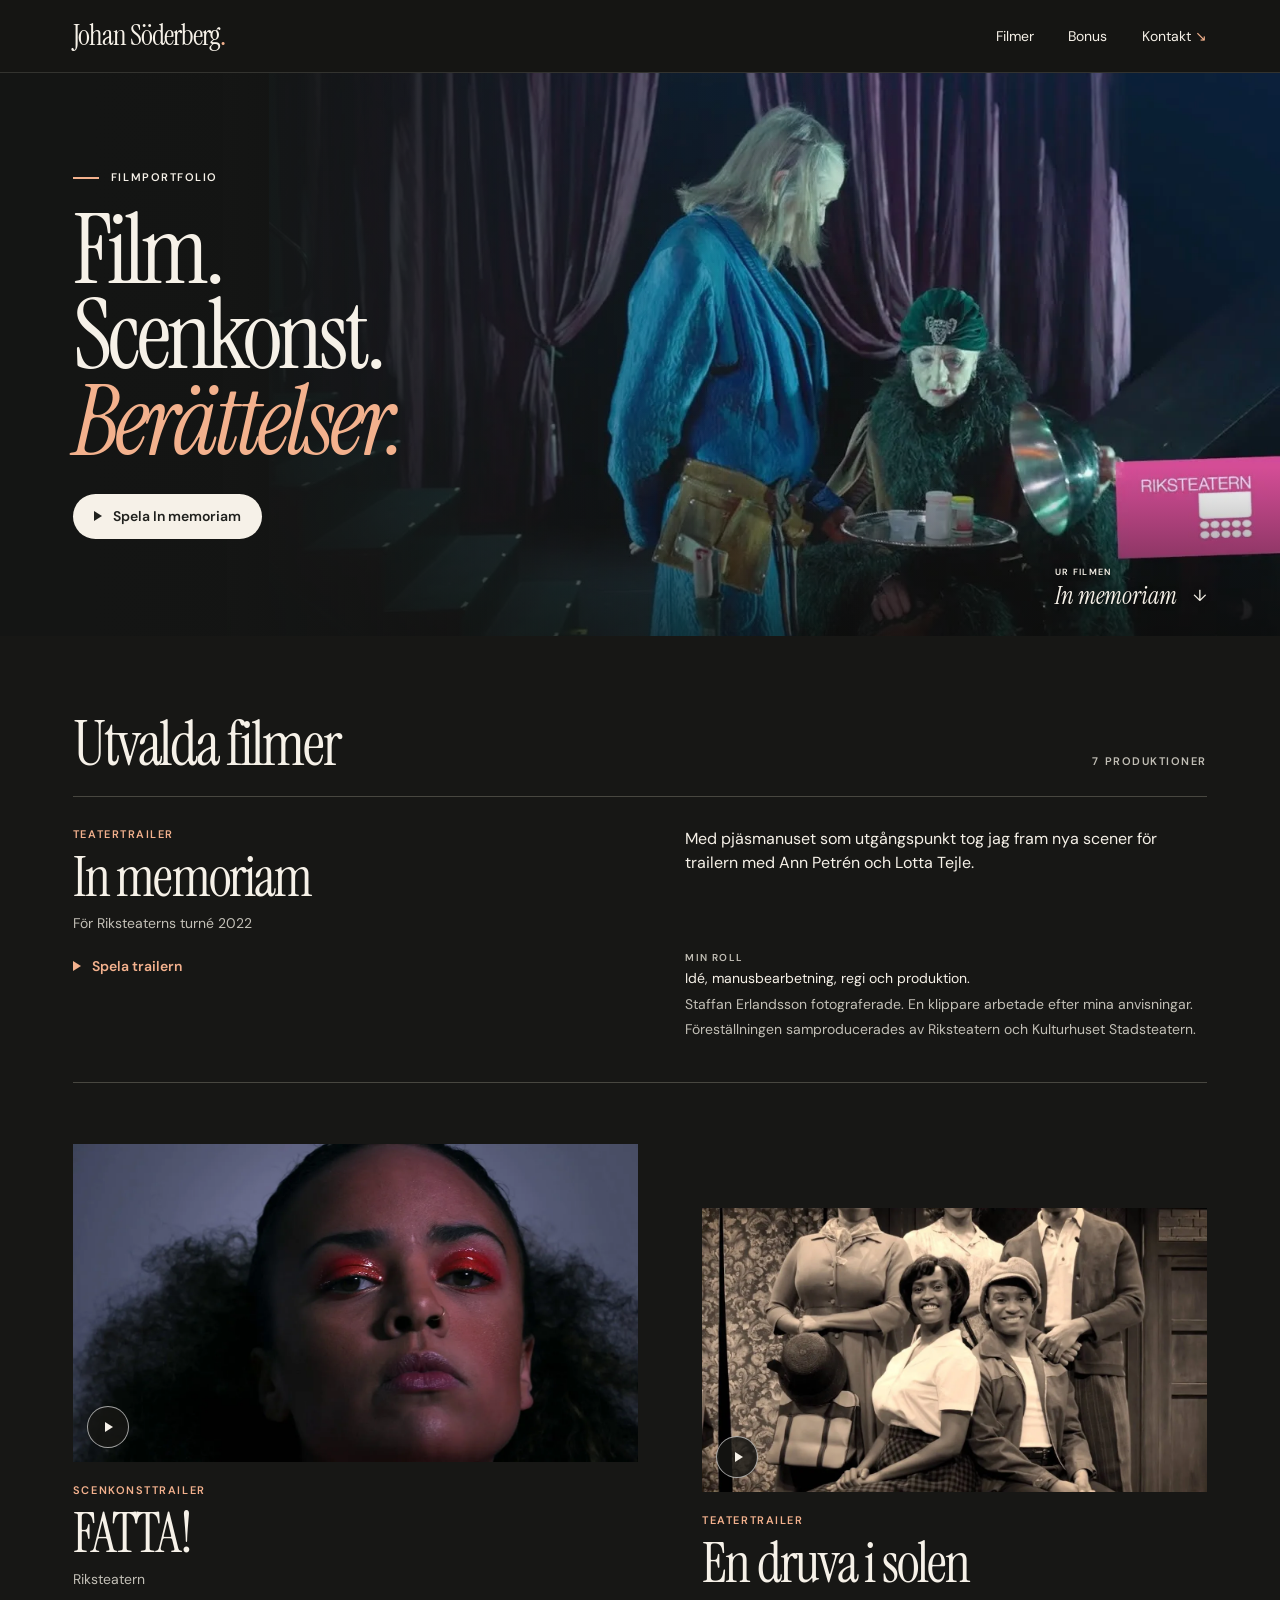
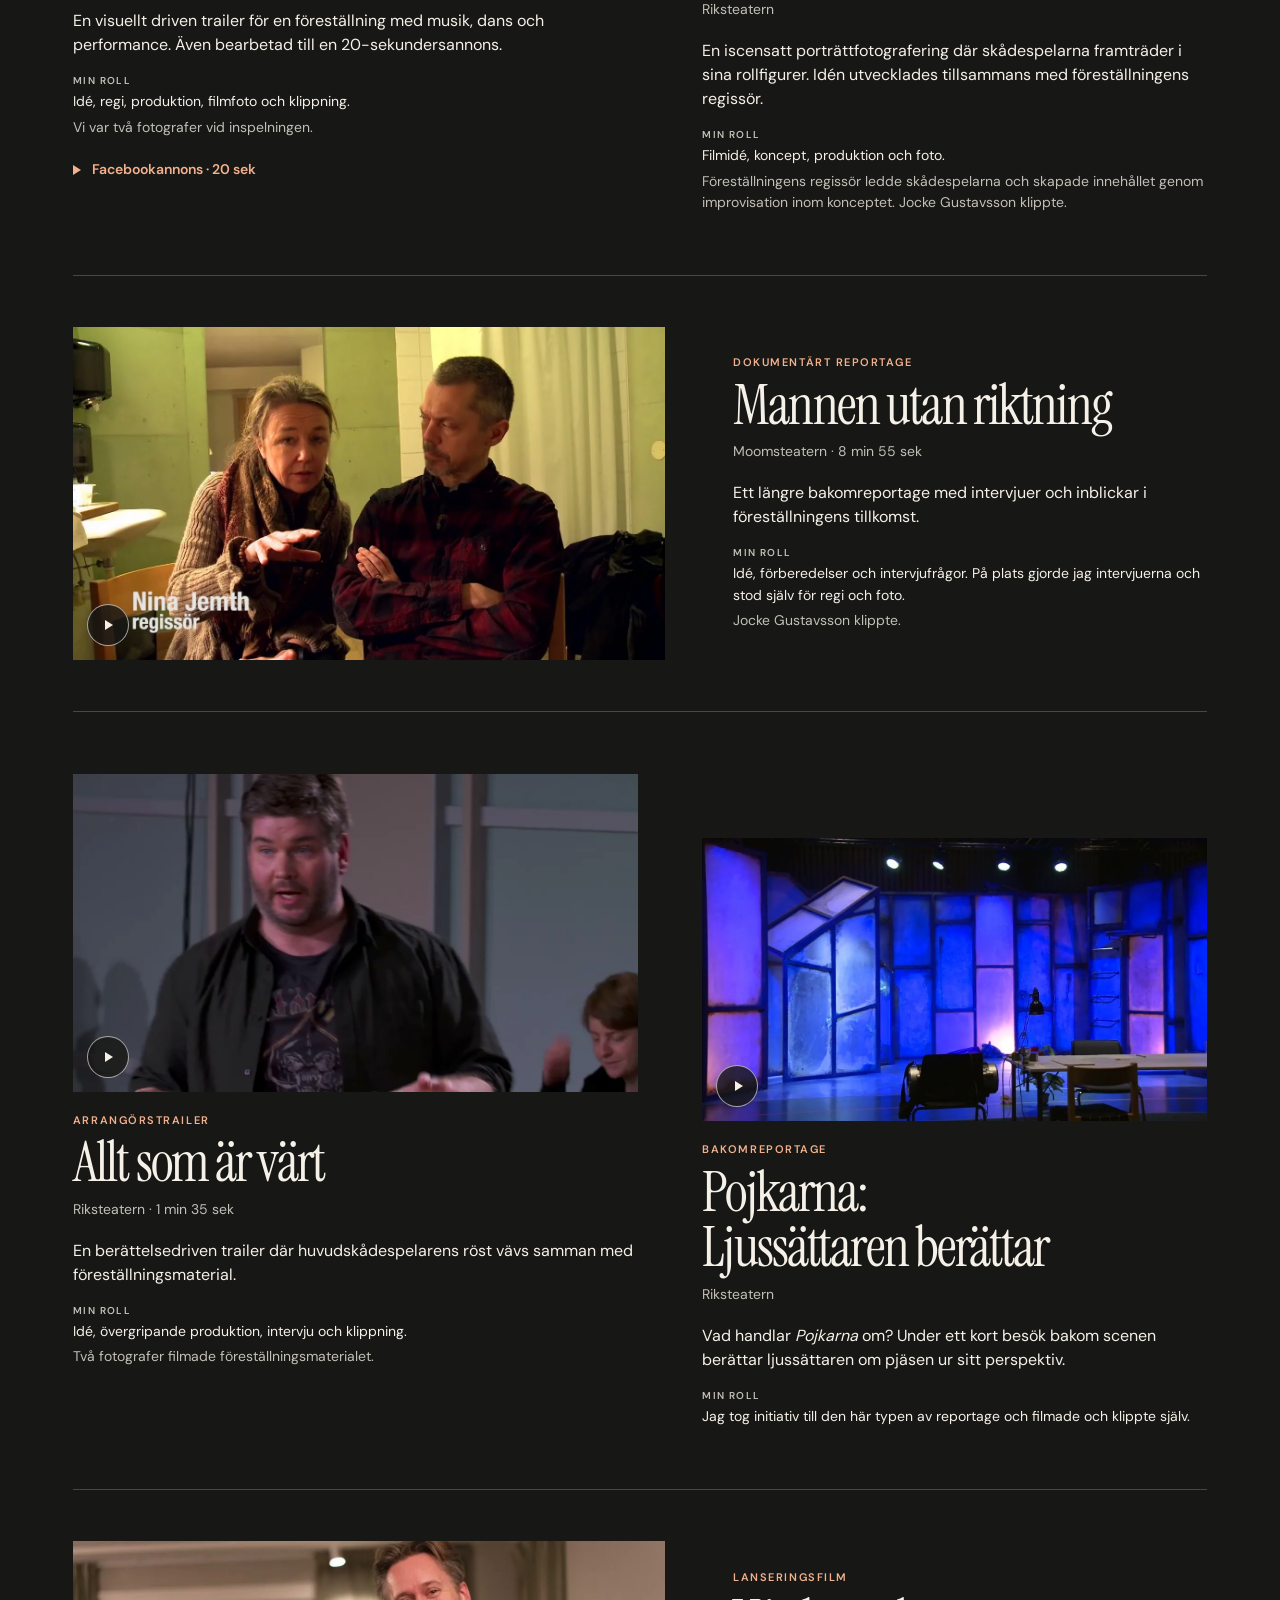
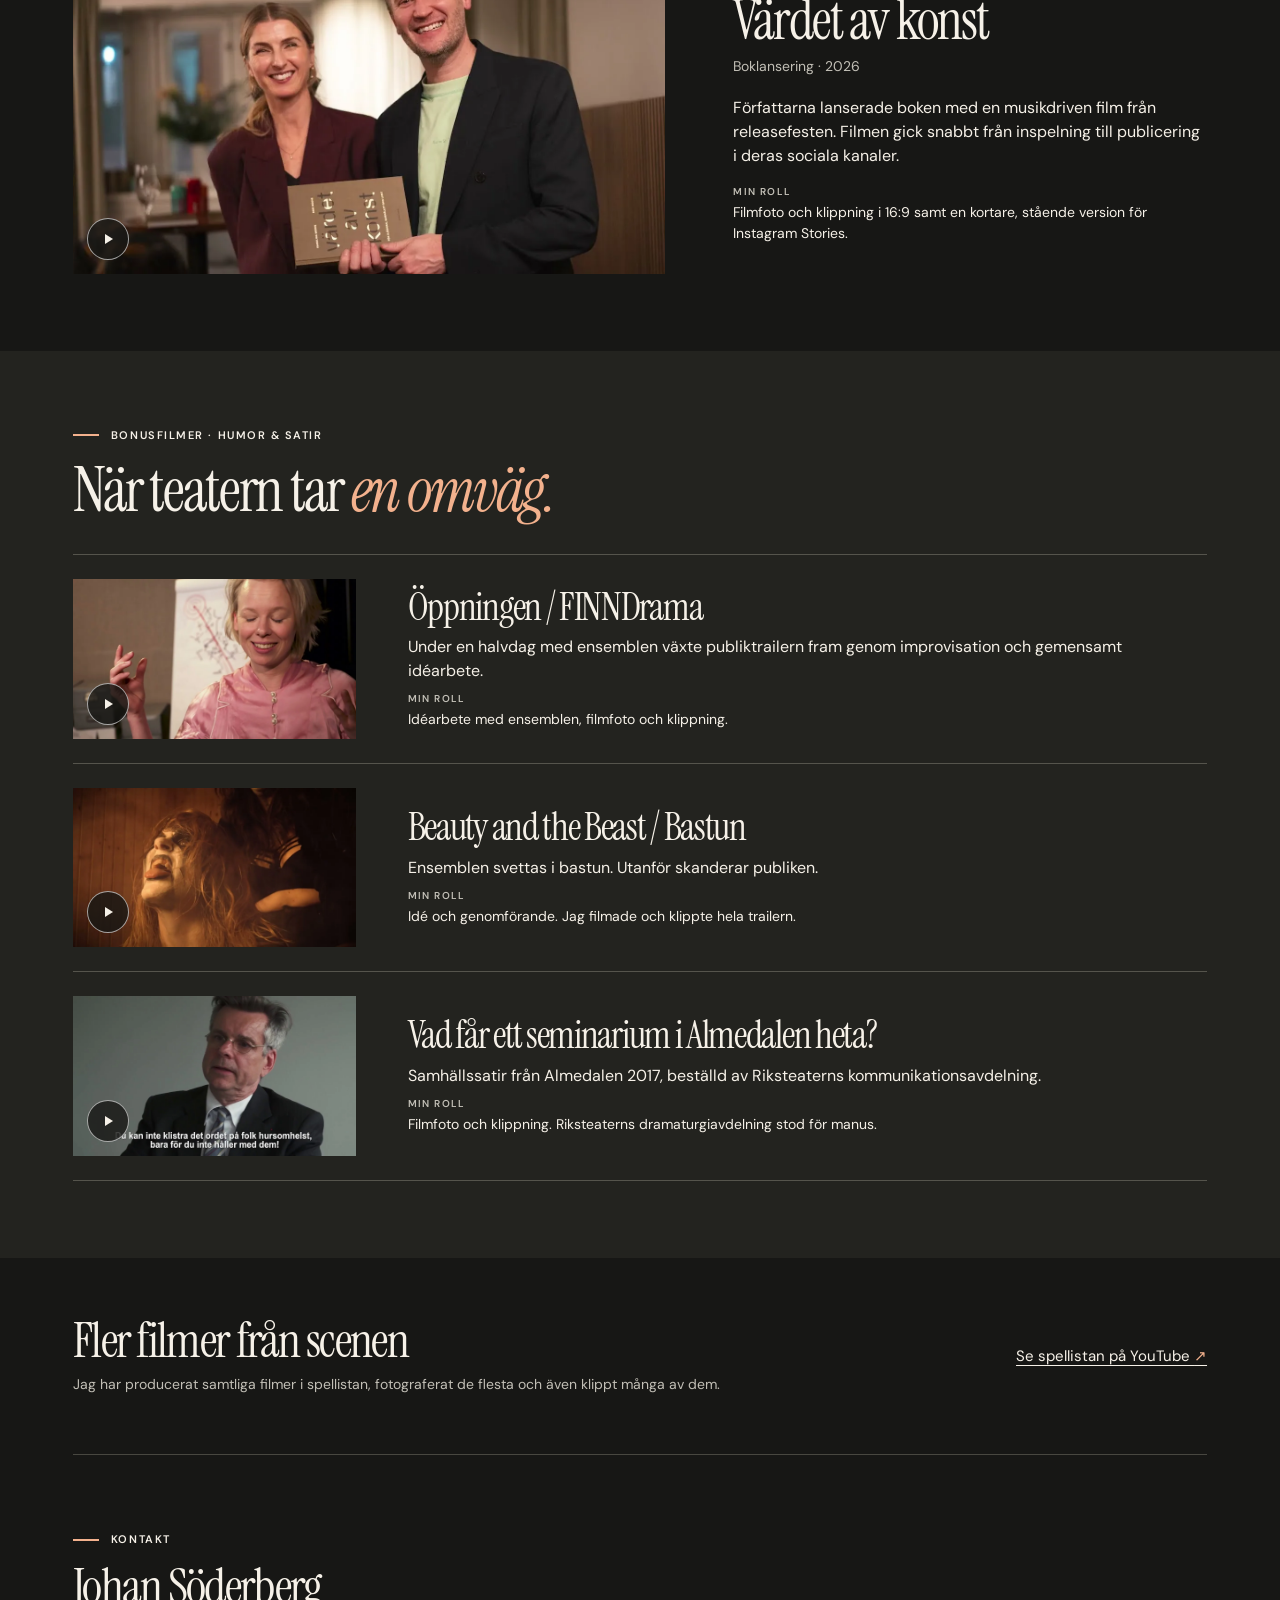
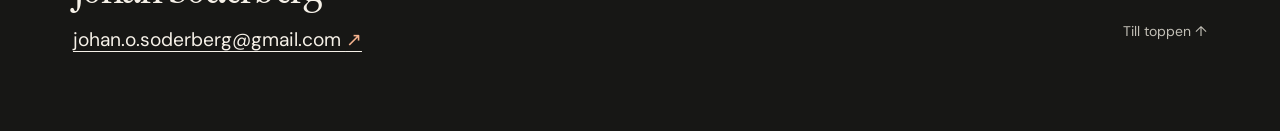
<file: index.html>
<!doctype html>
<html lang="sv">
<head>
<meta charset="utf-8"><meta name="viewport" content="width=device-width, initial-scale=1">
<meta name="theme-color" content="#171715">
<title>Johan Söderberg — Film. Scenkonst. Berättelser.</title>
<meta name="description" content="Johan Söderbergs filmportfolio. Teatertrailers, bakomreportage och kortfilmer för sociala medier.">
<link rel="icon" href="ikon.svg" type="image/svg+xml"><link rel="preload" as="font" type="font/woff2" crossorigin href="instrument-serif.woff2">
<link rel="stylesheet" href="stil.css"><script defer src="spelare.js"></script>
<meta property="og:type" content="website">
<meta property="og:locale" content="sv_SE">
<meta property="og:url" content="https://johannesburgh.github.io/filmportfolio/">
<meta property="og:title" content="Scenkonst på film · Johan Söderberg">
<meta property="og:description" content="Trailers och bakomreportage från mitt arbete med scenkonst. Vid varje film berättar jag vad jag gjorde, från idé och regi till foto och klippning.">
<meta property="og:image" content="https://johannesburgh.github.io/filmportfolio/scenkonst-pa-film.jpg">
<meta property="og:image:type" content="image/jpeg">
<meta property="og:image:width" content="1200">
<meta property="og:image:height" content="630">
<meta property="og:image:alt" content="Scenkonst på film av Johan Söderberg. Närbild ur FATTA!">
</head>
<body id="toppen">
<a class="skip" href="#urval">Till filmurvalet</a>
<header><div class="wrap header-row"><a class="brand" href="#toppen">Johan Söderberg<span>.</span></a><nav aria-label="Huvudmeny"><a href="#urval">Filmer</a><a href="#omvagar">Bonus</a><a href="#kontakt">Kontakt <span aria-hidden="true">↘</span></a></nav></div></header>
<main>
<section class="hero" aria-labelledby="intro"><img class="hero-img" src="johan-in-memoriam.webp" width="1280" height="720" fetchpriority="high" alt="Två rollfigurer vid ett litet bord framför ett draperi i In memoriam."><div class="wrap hero-inner"><div class="hero-copy"><p class="eyebrow"><i></i> Filmportfolio</p><h1 id="intro">Film.<br>Scenkonst.<br><em>Berättelser.</em></h1>
<a class="film-link hero-play" href="https://youtu.be/DQP2ugerrtk" data-film="DQP2ugerrtk" data-title="In memoriam" aria-label="Spela In memoriam"><span class="tri" aria-hidden="true"></span>Spela In memoriam</a></div><a class="caption" href="#in-memoriam"><span>Ur filmen</span><i>In memoriam</i> <b aria-hidden="true">↓</b></a></div></section>
<section class="wrap selection" id="urval" aria-labelledby="urval-title"><div class="section-head"><h2 id="urval-title">Utvalda filmer</h2><span>7 produktioner</span></div>
<article id="in-memoriam" class="case case-1"><div class="copy"><div class="kicker">Teatertrailer</div><h3>In memoriam</h3><p class="client">För Riksteaterns turné 2022</p><p class="desc">Med pjäsmanuset som utgångspunkt tog jag fram nya scener för trailern med Ann Petrén och Lotta Tejle.</p><div class="credits"><h4>Min roll</h4><p>Idé, manusbearbetning, regi och produktion.</p><p class="others">Staffan Erlandsson fotograferade. En klippare arbetade efter mina anvisningar.</p><p class="others">Föreställningen samproducerades av Riksteatern och Kulturhuset Stadsteatern.</p></div><a class="film-link variant" href="https://youtu.be/DQP2ugerrtk" data-film="DQP2ugerrtk" data-title="In memoriam" aria-label="Spela In memoriam"><span class="tri" aria-hidden="true"></span>Spela trailern</a></div></article><div class="spread"><article id="fatta" class="case case-2"><a class="film-link poster" href="https://youtu.be/g7LVJlNFyY8" data-film="g7LVJlNFyY8" data-title="FATTA!" aria-label="Spela FATTA!"><img loading="lazy" decoding="async" width="1280" height="720" src="fatta.webp" alt=""><span class="disc"><span class="tri" aria-hidden="true"></span></span></a><div class="copy"><div class="kicker">Scenkonsttrailer</div><h3>FATTA!</h3><p class="client">Riksteatern</p><p class="desc">En visuellt driven trailer för en föreställning med musik, dans och performance. Även bearbetad till en 20-sekundersannons.</p><div class="credits"><h4>Min roll</h4><p>Idé, regi, produktion, filmfoto och klippning.</p><p class="others">Vi var två fotografer vid inspelningen.</p></div><a class="film-link variant" href="https://youtu.be/AHIz8XdJtbk" data-film="AHIz8XdJtbk" data-title="FATTA! – Facebookannons, 20 sekunder" aria-label="Spela FATTA! – Facebookannons, 20 sekunder"><span class="tri" aria-hidden="true"></span>Facebookannons · 20 sek</a></div></article><article id="en-druva-i-solen" class="case case-3"><a class="film-link poster" href="https://youtu.be/6BJd-BY84E8" data-film="6BJd-BY84E8" data-title="En druva i solen" aria-label="Spela En druva i solen"><img loading="lazy" decoding="async" width="1280" height="720" src="en-druva-i-solen.webp" alt=""><span class="disc"><span class="tri" aria-hidden="true"></span></span></a><div class="copy"><div class="kicker">Teatertrailer</div><h3>En druva i solen</h3><p class="client">Riksteatern</p><p class="desc">En iscensatt porträttfotografering där skådespelarna framträder i sina rollfigurer. Idén utvecklades tillsammans med föreställningens regissör.</p><div class="credits"><h4>Min roll</h4><p>Filmidé, koncept, produktion och foto.</p><p class="others">Föreställningens regissör ledde skådespelarna och skapade innehållet genom improvisation inom konceptet. Jocke Gustavsson klippte.</p></div></div></article></div><article id="mannen-utan-riktning" class="case case-4"><a class="film-link poster" href="https://youtu.be/ln9doFdqKP8" data-film="ln9doFdqKP8" data-title="Mannen utan riktning" aria-label="Spela Mannen utan riktning"><img loading="lazy" decoding="async" width="1280" height="720" src="mannen-utan-riktning.webp" alt=""><span class="disc"><span class="tri" aria-hidden="true"></span></span></a><div class="copy"><div class="kicker">Dokumentärt reportage</div><h3>Mannen utan riktning</h3><p class="client">Moomsteatern · 8 min 55 sek</p><p class="desc">Ett längre bakomreportage med intervjuer och inblickar i föreställningens tillkomst.</p><div class="credits"><h4>Min roll</h4><p>Idé, förberedelser och intervjufrågor. På plats gjorde jag intervjuerna och stod själv för regi och foto.</p><p class="others">Jocke Gustavsson klippte.</p></div></div></article><div class="spread"><article id="allt-som-ar-vart" class="case case-5"><a class="film-link poster" href="https://youtu.be/25G5wn74eA0" data-film="25G5wn74eA0" data-title="Allt som är värt" aria-label="Spela Allt som är värt"><img loading="lazy" decoding="async" width="1280" height="720" src="allt-som-ar-vart.webp" alt=""><span class="disc"><span class="tri" aria-hidden="true"></span></span></a><div class="copy"><div class="kicker">Arrangörstrailer</div><h3>Allt som är värt</h3><p class="client">Riksteatern · 1 min 35 sek</p><p class="desc">En berättelsedriven trailer där huvudskådespelarens röst vävs samman med föreställningsmaterial.</p><div class="credits"><h4>Min roll</h4><p>Idé, övergripande produktion, intervju och klippning.</p><p class="others">Två fotografer filmade föreställningsmaterialet.</p></div></div></article><article id="pojkarna" class="case case-6"><a class="film-link poster" href="https://youtu.be/rmyI2CeS5jI" data-film="rmyI2CeS5jI" data-title="Pojkarna: Ljussättaren berättar" aria-label="Spela Pojkarna: Ljussättaren berättar"><img loading="lazy" decoding="async" width="1280" height="720" src="pojkarna.webp" alt=""><span class="disc"><span class="tri" aria-hidden="true"></span></span></a><div class="copy"><div class="kicker">Bakomreportage</div><h3>Pojkarna: Ljussättaren berättar</h3><p class="client">Riksteatern</p><p class="desc">Vad handlar <em>Pojkarna</em> om? Under ett kort besök bakom scenen berättar ljussättaren om pjäsen ur sitt perspektiv.</p><div class="credits"><h4>Min roll</h4><p>Jag tog initiativ till den här typen av reportage och filmade och klippte själv.</p></div></div></article></div><article id="vardet-av-konst" class="case case-7"><a class="film-link poster" href="https://youtu.be/JYgRabuWKRQ" data-film="JYgRabuWKRQ" data-title="Värdet av konst" aria-label="Spela Värdet av konst"><img loading="lazy" decoding="async" width="1280" height="720" src="vardet-av-konst.webp" alt=""><span class="disc"><span class="tri" aria-hidden="true"></span></span></a><div class="copy"><div class="kicker">Lanseringsfilm</div><h3>Värdet av konst</h3><p class="client">Boklansering · 2026</p><p class="desc">Författarna lanserade boken med en musikdriven film från releasefesten. Filmen gick snabbt från inspelning till publicering i deras sociala kanaler.</p><div class="credits"><h4>Min roll</h4><p>Filmfoto och klippning i 16:9 samt en kortare, stående version för Instagram Stories.</p></div></div></article></section>
<section id="omvagar" class="bonus"><div class="wrap"><p class="eyebrow"><i></i> Bonusfilmer · Humor &amp; satir</p><h2>När teatern tar <em>en omväg.</em></h2><div class="bonus-list"><article class="bonus-item"><a class="film-link poster" href="https://youtu.be/ZEgGxiNyklY" data-film="ZEgGxiNyklY" data-title="Öppningen / FINNDrama" aria-label="Spela Öppningen / FINNDrama"><img loading="lazy" decoding="async" width="1280" height="720" src="oppningen.webp" alt=""><span class="disc"><span class="tri" aria-hidden="true"></span></span></a><div><h3>Öppningen / FINNDrama</h3><p>Under en halvdag med ensemblen växte publiktrailern fram genom improvisation och gemensamt idéarbete.</p><div class="credits"><h4>Min roll</h4><p>Idéarbete med ensemblen, filmfoto och klippning.</p></div></div></article><article class="bonus-item"><a class="film-link poster" href="https://youtu.be/_NRygMgMNec" data-film="_NRygMgMNec" data-title="Beauty and the Beast / Bastun" aria-label="Spela Beauty and the Beast / Bastun"><img loading="lazy" decoding="async" width="1280" height="720" src="bastun.webp" alt=""><span class="disc"><span class="tri" aria-hidden="true"></span></span></a><div><h3>Beauty and the Beast / Bastun</h3><p>Ensemblen svettas i bastun. Utanför skanderar publiken.</p><div class="credits"><h4>Min roll</h4><p>Idé och genomförande. Jag filmade och klippte hela trailern.</p></div></div></article><article class="bonus-item"><a class="film-link poster" href="https://youtu.be/Vtb8yQjGChg" data-film="Vtb8yQjGChg" data-title="Vad får ett seminarium i Almedalen heta?" aria-label="Spela Vad får ett seminarium i Almedalen heta?"><img loading="lazy" decoding="async" width="1280" height="720" src="almedalen.webp" alt=""><span class="disc"><span class="tri" aria-hidden="true"></span></span></a><div><h3>Vad får ett seminarium i Almedalen heta?</h3><p>Samhällssatir från Almedalen 2017, beställd av Riksteaterns kommunikationsavdelning.</p><div class="credits"><h4>Min roll</h4><p>Filmfoto och klippning. Riksteaterns dramaturgiavdelning stod för manus.</p></div></div></article></div></div></section>
<section class="wrap playlist"><div><h2>Fler filmer från scenen</h2><p class="client">Jag har producerat samtliga filmer i spellistan, fotograferat de flesta och även klippt många av dem.</p></div><a href="https://youtube.com/playlist?list=PLKZBHsTy2Ac3Lh5_PKUx8i3vL4fPGxWnh">Se spellistan på YouTube <span aria-hidden="true">↗</span></a></section>
</main><footer id="kontakt"><div class="wrap foot"><div><p class="eyebrow"><i></i> Kontakt</p><h2>Johan Söderberg</h2><a class="email" href="mailto:johan.o.soderberg@gmail.com">johan.o.soderberg@gmail.com <span aria-hidden="true">↗</span></a></div><a class="top" href="#toppen">Till toppen ↑</a></div></footer>
<dialog aria-labelledby="filmtitel"><div class="modal-head"><h2 id="filmtitel"></h2><button type="button" id="stang" autofocus>Stäng <span aria-hidden="true">×</span></button></div><div id="spelare"></div><a id="direkt">Öppna på YouTube ↗</a></dialog>
</body></html>
</file>
<file: stil.css>
@font-face{font-family:Instrument;src:url(instrument-serif.woff2) format("woff2");font-display:swap}
@font-face{font-family:Instrument;src:url(instrument-serif-kursiv.woff2) format("woff2");font-style:italic;font-display:swap}
@font-face{font-family:DM;src:url(dm-sans.woff2) format("woff2");font-weight:100 900;font-display:swap}
:root{color-scheme:dark;--bg:#171715;--ink:#f6f1e8;--muted:#c2bfb6;--accent:#f3b18d;--line:#484740;--gutter:clamp(20px,5.7vw,100px);--serif:Instrument,Georgia,serif}
*{box-sizing:border-box}
body{margin:0;background:var(--bg);color:var(--ink);font:400 16px/1.5 DM,Arial,sans-serif;-webkit-font-smoothing:antialiased}
a{color:inherit;text-underline-offset:.25em}button{font:inherit;color:inherit;cursor:pointer}
a:focus-visible,button:focus-visible{outline:3px solid #ffbe93;outline-offset:4px}
img{display:block;width:100%;height:auto}
h1,h2,h3,h4,p{margin:0}h1,h2,h3,.brand{font-family:var(--serif);font-weight:400}
.wrap{width:min(100% - 2 * var(--gutter),1480px);margin-inline:auto}
.skip{position:fixed;z-index:10;top:-100px;left:1em;background:var(--ink);color:var(--bg);padding:12px}.skip:focus{top:10px}
header{background:#151513;border-bottom:1px solid #33332f}
.header-row,nav,.section-head,.foot,.playlist,.modal-head{display:flex;align-items:center;justify-content:space-between;gap:20px}
.header-row{min-height:72px}.brand{font-size:clamp(24px,2.3vw,35px);line-height:1;text-decoration:none;letter-spacing:-.035em}.brand span{color:var(--accent)}
nav{gap:clamp(13px,2.7vw,48px)}nav a,.top{font-size:14px;text-decoration:none}nav a,.top,.playlist a{padding-block:12px}nav a:hover,.top:hover{text-decoration:underline}nav span,.email span,.playlist span{color:var(--accent)}
.hero{position:relative;isolation:isolate;overflow:hidden;background:#141514}.hero-img{position:absolute;inset:0 0 0 auto;height:100%;width:79%;object-fit:cover;object-position:57% 51%;z-index:-3}
.hero::before{content:"";position:absolute;inset:0;z-index:-2;background:linear-gradient(90deg,#141514 7%,rgba(20,21,20,.98) 17%,rgba(20,21,20,.83) 28%,rgba(20,21,20,.2) 53%,transparent 70%),linear-gradient(0deg,rgba(12,13,12,.65),transparent 30%)}
.hero-inner{position:relative;min-height:clamp(510px,44vw,700px);display:flex;align-items:center;padding-block:46px}
.eyebrow,.kicker,.section-head>span,.caption span,.credits h4{font:600 11px/1.4 DM,sans-serif;letter-spacing:.14em;text-transform:uppercase}
.eyebrow{display:flex;align-items:center;gap:12px}.eyebrow i{display:block;width:26px;height:2px;background:var(--accent)}
h1{font-size:clamp(82px,7.5vw,132px);line-height:.89;letter-spacing:-.042em;margin:22px 0 30px}
em{font-weight:400}h1 em,.bonus em{color:var(--accent)}
.hero-play,.variant{display:inline-flex;align-items:center;gap:11px;text-decoration:none;font-size:14px;font-weight:600}
.hero-play{border-radius:50px;background:var(--ink);color:#20211e;padding:12px 21px}
.tri{display:inline-block;width:0;height:0;border-top:5px solid transparent;border-bottom:5px solid transparent;border-left:8px solid currentColor}
.hero-play:hover{background:var(--accent)}
.caption{position:absolute;right:0;bottom:22px;display:grid;grid-template-columns:1fr auto;align-items:center;column-gap:1em;text-decoration:none;text-shadow:0 1px 5px #111}.caption span{grid-column:1/3;font-size:9px}.caption i{font-family:var(--serif);font-size:24px}.caption b{font-weight:400}
.selection{padding-block:clamp(54px,6vw,100px)}
.section-head,.playlist{border-bottom:1px solid var(--line);padding-bottom:20px;align-items:baseline}
h2{font-size:clamp(43px,4.8vw,82px);letter-spacing:-.035em;line-height:1.03}.section-head>span,.client,.others,.top{color:var(--muted)}
.case{scroll-margin-top:25px}.case-1{padding:30px 0 42px}
.case-1 .copy{display:grid;grid-template-columns:1fr 1fr;column-gap:8%}.case-1 .copy>.kicker,.case-1 .copy>h3,.case-1 .copy>.client,.case-1 .copy>.variant{grid-column:1}
.case-1 .desc{grid-column:2;grid-row:1/4;margin-top:0}.case-1 .credits{grid-column:2;grid-row:4/6}.case-1 .variant{grid-row:4;justify-self:start;align-self:start}
.kicker{color:var(--accent);margin-bottom:7px}.case h3,.bonus-item h3{font-size:clamp(34px,4.3vw,72px);line-height:1.01;letter-spacing:-.034em;text-wrap:balance}
.client{font-size:14px;margin-top:8px}.desc{font-size:clamp(16px,1.25vw,20px);margin-top:19px;max-width:52ch}
.credits{margin-top:17px;max-width:58ch;font-size:14px;line-height:1.52}.credits h4{font-size:10px;color:var(--muted);margin-bottom:3px}.others{margin-top:4px}
.variant{color:var(--accent);margin-top:10px;min-height:44px}.variant:hover{text-decoration:underline}
.spread{display:grid;grid-template-columns:1.12fr 1fr;align-items:start;gap:clamp(32px,5vw,88px);border-top:1px solid var(--line);padding-block:clamp(30px,4.8vw,80px)}.spread>.case:nth-child(2){padding-top:clamp(32px,5vw,88px)}
.poster{display:block;position:relative;overflow:hidden;background:#252723;aspect-ratio:16/9}
.poster img{height:100%;object-fit:cover;transition:transform .3s ease}.poster:hover img{transform:scale(1.018)}
.disc{position:absolute;bottom:14px;left:14px;display:grid;place-items:center;width:42px;height:42px;background:#171715cb;border:1px solid #fff9;border-radius:50%}.disc .tri{margin-left:3px}.poster:hover .disc{color:#171715;background:var(--accent)}
.spread .copy{padding-top:21px}
.case-4,.case-7{display:grid;grid-template-columns:1.25fr 1fr;column-gap:6%;align-items:center;padding-block:clamp(32px,4vw,76px);border-top:1px solid var(--line)}
.case-7{padding-bottom:0}
.bonus{padding-block:clamp(48px,6vw,100px);background:#23231f}.bonus h2{margin:16px 0 32px}.bonus-list{border-top:1px solid #55544c}
.bonus-item{display:grid;grid-template-columns:minmax(125px,25%) 1fr;gap:clamp(18px,4vw,76px);align-items:center;padding:24px 0;border-bottom:1px solid #55544c}
.bonus-item h3{font-size:clamp(28px,3vw,49px);margin:0 0 9px}.bonus-item p{max-width:68ch}.bonus-item .credits{margin-top:9px}
.playlist{padding-block:clamp(45px,4.6vw,72px);align-items:center}.playlist h2,footer h2{font-size:clamp(32px,3.8vw,64px)}.playlist a{font-size:15px}
.foot{padding-block:clamp(50px,6vw,100px);align-items:end}footer h2{margin:14px 0}.email{font-size:clamp(16px,1.5vw,22px)}
dialog{padding:16px 20px;border:1px solid #5a5b53;background:var(--bg);color:var(--ink);width:min(960px,95vw,142vh);max-height:94dvh}
dialog::backdrop{background:#080908e8}.modal-head{margin-bottom:12px}.modal-head h2{font-size:clamp(22px,3vw,38px)}
.modal-head button{padding:8px 14px;border:1px solid var(--line);border-radius:22px;background:#272721;flex-shrink:0}.modal-head button span{margin-left:5px}
#spelare{background:#000;aspect-ratio:16/9}iframe{display:block;width:100%;height:100%;border:0}#direkt{display:inline-block;margin-top:12px;font-size:14px}.watching{overflow:hidden}
@media(max-width:700px){
.header-row{min-height:62px}.brand{font-size:25px}nav{gap:14px}nav a{font-size:13px}
.hero-inner{min-height:530px;align-items:flex-end;padding-block:32px}.hero-img{inset:0 0 auto;width:100%;height:72%;object-position:54% 17%}
.hero::before{background:linear-gradient(0deg,#141514 3%,rgba(20,21,20,.92) 24%,rgba(20,21,20,.52) 44%,transparent 73%),linear-gradient(90deg,#10111055,transparent 60%)}
h1{font-size:clamp(71px,13vw,96px);margin:13px 0 22px}.hero-play{padding:12px 16px}.caption{bottom:34px}.caption i{font-size:21px}
.case-1 .copy,.case-4,.case-7,.spread{display:block}.case-1 .desc{margin-top:15px}.case-1 .credits{margin-top:14px}.section-head{gap:10px}.section-head>span{font-size:9px}
.spread{padding:0;border:0}.case{padding:28px 0 32px;border-top:1px solid var(--line)}.case-1{border:0}.case-4 .copy,.case-7 .copy{padding-top:20px}
.bonus-item{grid-template-columns:105px 1fr;align-items:start}.bonus-item .poster{aspect-ratio:1}.bonus-item .disc{height:30px;width:30px;bottom:6px;left:6px}
.playlist,.foot{align-items:start;flex-direction:column;gap:15px}.playlist a{padding:0}.foot{gap:25px}
}
@media(max-width:380px){.header-row{gap:10px}.brand{font-size:22px}nav{gap:11px}.caption{display:none}.bonus-item{grid-template-columns:1fr}.bonus-item .poster{aspect-ratio:16/9}}
@media(prefers-reduced-motion:reduce){*{transition:none!important}}
</file>
